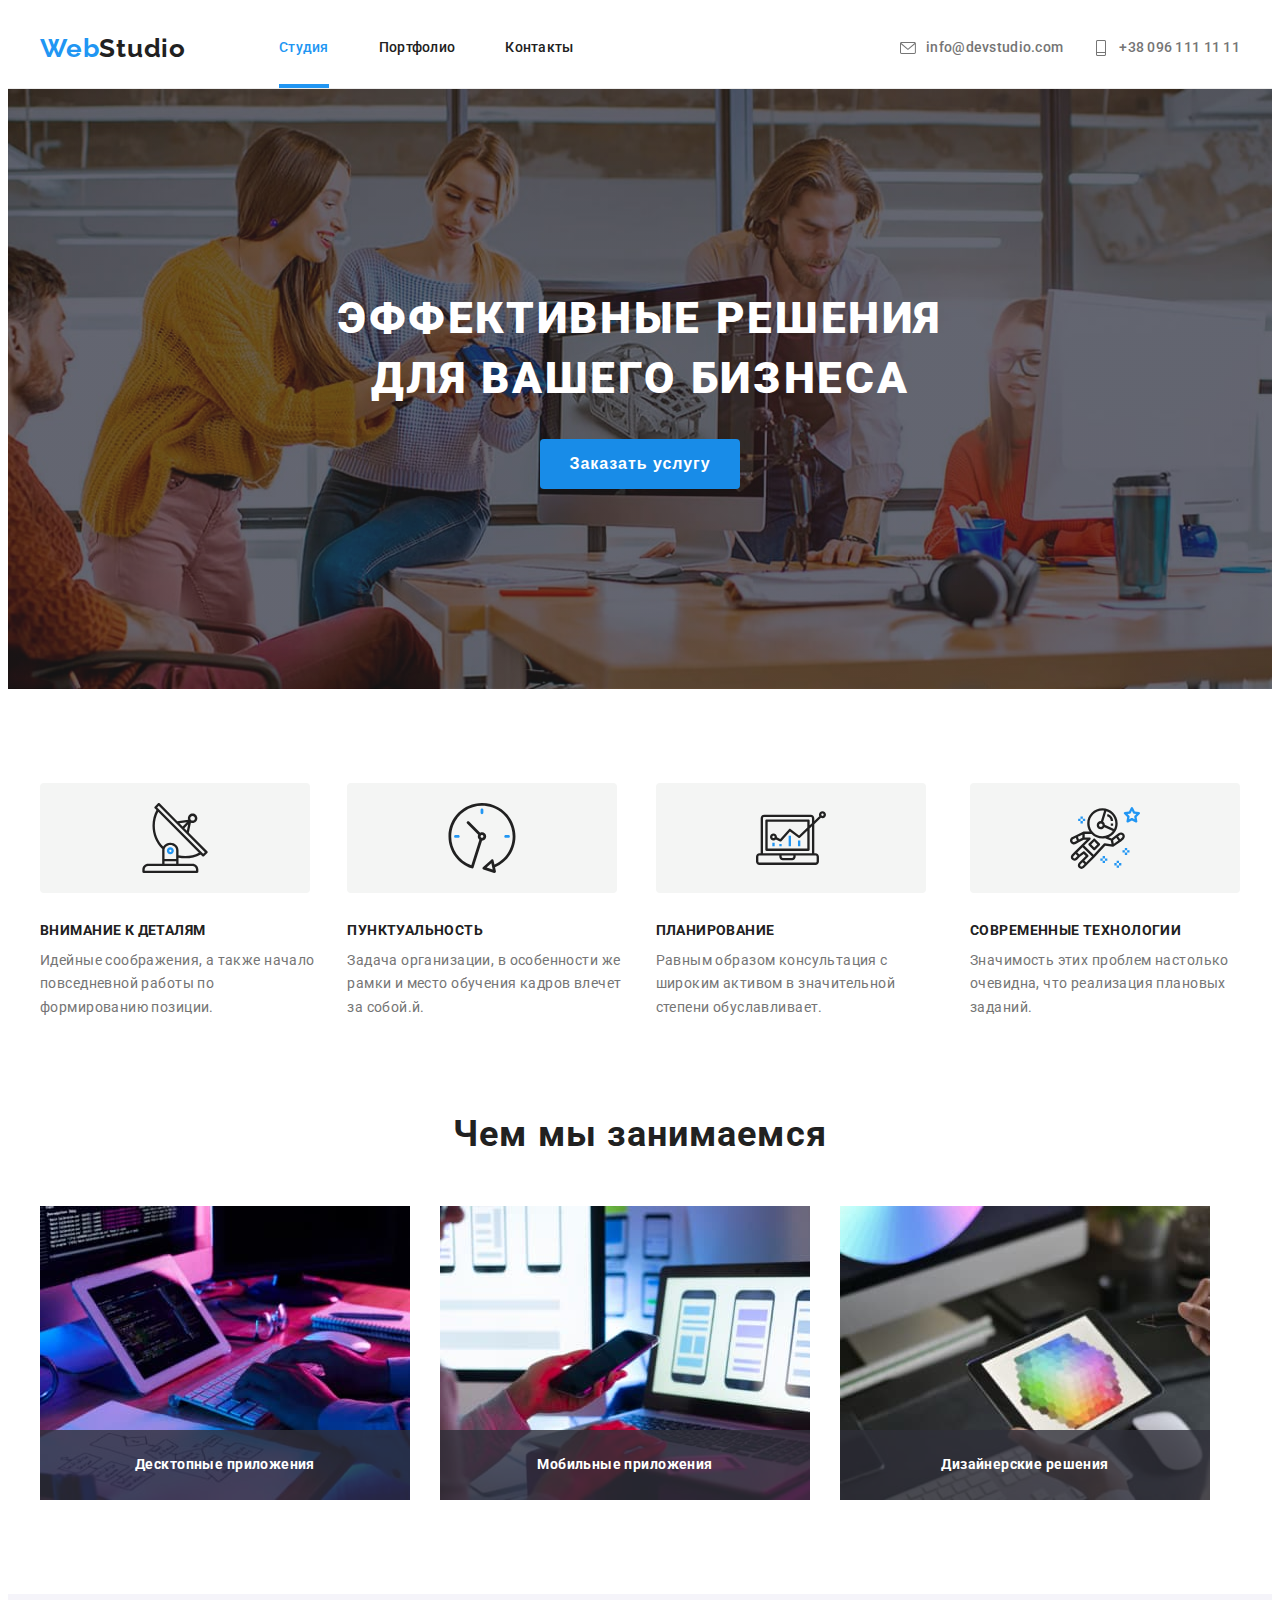
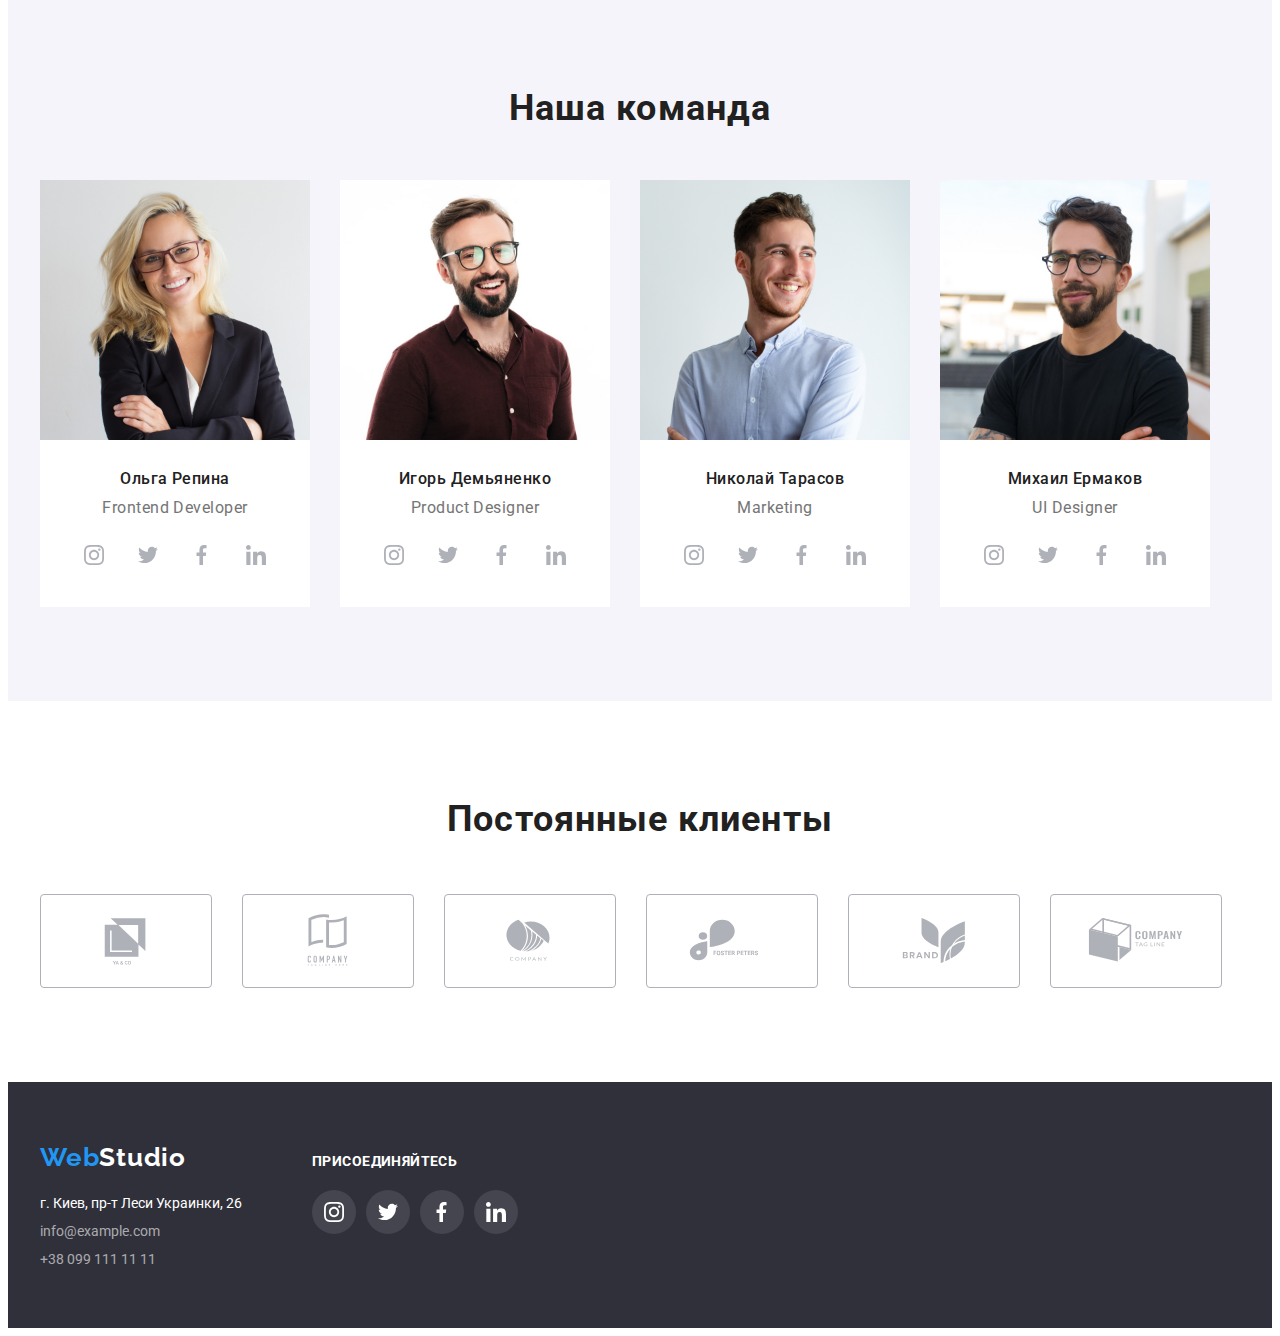
<file: index.html>
<!DOCTYPE html>
<html lang="en">
<head>

    <meta charset="UTF-8">
    <meta http-equiv="X-UA-Compatible" content="IE=edge">
    <meta name="viewport" content="width=device-width, initial-scale=1.0">
    <link rel="preconnect" href="https://fonts.googleapis.com">
<link rel="preconnect" href="https://fonts.gstatic.com" crossorigin>
<link rel="preconnect" href="https://fonts.googleapis.com">
<link rel="preconnect" href="https://fonts.gstatic.com" crossorigin>
<link href="https://fonts.googleapis.com/css2?family=Raleway:wght@700&family=Roboto:wght@400;500;700;900&display=swap" rel="stylesheet">
<link rel="stylesheet" href="https://cdnjs.cloudflare.com/ajax/libs/modern-normalize/1.1.0/modern-normalize.min.css" integrity="sha512-wpPYUAdjBVSE4KJnH1VR1HeZfpl1ub8YT/NKx4PuQ5NmX2tKuGu6U/JRp5y+Y8XG2tV+wKQpNHVUX03MfMFn9Q==" crossorigin="anonymous" referrerpolicy="no-referrer" />   
<link rel="stylesheet" href="./css/styles.css" />
    <title>Document</title>
</head>
<body> 
       <!--header-->
     
        <header class="header">
          <div class=" container main-header">  
          <nav class="header-items">
          
              <a lang="en" class="header-logo link" href="">Web<span class="header-logo-link">Studio</span></a>
          
            <ul class="header-list ">
              <li class="header-item ">
                
                <a href="./index.html" class="header-link current">Студия</a>
              </li>
              <li class="header-item">
                <a  href ="./portfolio.html" class="header-link link ">Портфолио</a>
              </li>
              <li class="header-item">
              
                <a href="" class="header-link link">Контакты</a>
              </li>
             </ul> 
          
          </nav>
        <ul class="contacs">
            <li class="header-contacs">
             
              <a class="mail-link link " href="mailto:info@devstudio.com"> 
                 <svg class=" mail-icon" width="16" height="12">
                <use href="./images/sprite.svg#icon-envelope-1-1"></use> 
              </svg>info@devstudio.com</a>
               </li>
            <li class="header-contacs">
              
                <a class="mail-link link " href="tel:+380961111111"> 
                  <svg class=" phone-icon" width="16" height="16">
                  <use href="./images/sprite.svg#icon-phone"></use>
                </svg>+38 096 111 11 11</a>
             </li>
          </ul>
        </div>
        </header>
     
      <!--HERO-->
     
      <main>
        
        <section class="section-hero">
          <div class="container">
          <h1 class="hero-title">
              Эффективные решения<br />
              для вашего бизнеса
            </h1>
            
            <button class="hero-button" type="button" data-modal-open>Заказать услугу</button>
            
          </div>
        </section>
        
        
        <!--FEATURE-->

        <section class="section">
          <h2 class="visually-hidden" >Галлерея</h2>
          <div class="container">
        <ul class="feature">
          <li class="feature-item">
            <div class="feature-pic">
            <svg  width="70" height="70">
              <use href="./images/sprite.svg#icon-antenna-1-1-1"></use>
            </svg>
          </div>
            <h3 class="feature-title">Внимание к деталям</h3>
          <p class="feature-text">
            Идейные соображения, а также начало повседневной работы по формированию позиции.
          </p>
        </li>
        <li class="feature-item">
          <div class="feature-pic">
            <svg  width="70" height="70">
              <use href="./images/sprite.svg#icon-clock-1-2-1"></use>
            </svg>
          </div>
         
          <h3 class="feature-title">Пунктуальность</h3>
          <p class="feature-text">
            Задача организации, в особенности же рамки и место обучения кадров влечет за собой.й.
          </p>
        </li>
        <li class="feature-item">
          <div class="feature-pic">
            <svg  width="70" height="70">
              <use href="./images/sprite.svg#icon-diagram-1-2-1"></use>
            </svg>
          </div>    
         
          <h3 class="feature-title">Планирование</h3>
          <p class="feature-text">
            Равным образом консультация с широким активом в значительной степени обуславливает.
            
          </p>
        </li> 
        <li class="feature-item">
        <div class="feature-pic">
          <svg  width="70" height="70">
            <use href="./images/sprite.svg#icon-astronaut-1-2-1"></use>
          </svg>
        </div>
         
          <h3 class="feature-title">Современные технологии</h3>
          <p class="feature-text">
            Значимость этих проблем настолько очевидна, что реализация плановых заданий.
          </p>
          </li>
          </ul>
        </div>
         </section >
       
         <!--WORKS-->
        
        
        <section class="section works-section">
          <div class="container">
          <h3 class="works-title">Чем мы занимаемся</h3>
          
          <ul class="works-list">
            <li class="works-item">
             <div class="works-deck">
              <img class="img-works"
                src="./images/portfolio/laptop.jpg"
                alt="Программист пишет текст"
                width="370"
                height="294"
              />
              <h3 class="works-head">Десктопные приложения</h3>
            </div>
            </li>
             
            
            <li class="works-item">
              <div class="works-deck">
              <img class="img-works"
                src="./images/portfolio/smartphone.jpg"
                alt="Установка приложения на телефон"
                width="370"
                height="294"
              />
            <h3 class="works-head">Мобильные приложения</h3>
          </div>
          </li>
           
            <li class="works-item">
              <div class="works-deck">
              <img class="img-works"
                src="./images/portfolio/poketbook.jpg"
                alt="Установка приложения на планшет"
                width="370"
                height="294"
              />
            <h3 class="works-head">Дизайнерские решения</h3>
            </div>
            </li>
          </ul>
        </div>
        </section>
        
        <!--TEAM-->


        <section class="section section-team">
          <div class="container">
           <h2 class="team-title">Наша команда</h2> 
          <ul class="team-items">
            
            <li class="team-img">
              <article class="capd">
                <img src="./images/team/olga_repina.jpg" 
                alt="фото сотрудника"
                width="270"
                height="260"
                />
                <div class="card-thumb">
                  <h2 class="present-team">Ольга Репина</h2>
                  <p class="team-text" lang="en">Frontend Developer</p>
                  <ul class="team-socials list socials-list">
                    <li class="socials-item">
                      <a href="" class="socials-link link">
                        <svg class="socials-icon" width="20" height="20">
                          <use href="./images/sprite.svg#icon-instagram-2-2-1"></use>
                        </svg>
                      </a>
                    </li>
                    <li class="socials-item">
                      <a href="" class="socials-link link">
                       
                        <svg class="socials-icon" width="20" height="20">
                          <use href="./images/sprite.svg#icon-twitter-1-2-1"></use>
                        </svg>
                      </a>
                    </li>

                    <li class="socials-item">
                      <a href="" class="socials-link link">
                       
                        <svg class="socials-icon" width="20" height="20">
                          <use href="./images/sprite.svg#icon-facebook"></use>
                        </svg>
                      </a>
                    </li>

                    <li class="socials-item">
                      <a href="" class="socials-link link">
                       
                        
                        <svg class="socials-icon" width="20" height="20">
                          <use href="./images/sprite.svg#icon-linkedin-1-2-1"></use>
                        </svg>
                      </a>
                    </li>
                   
                  </ul>
            </div>
              
              </article>
            </li>
           <li class="team-img">
            <article class="capd">
              <img
              src="./images/team/igor_demynenko.jpg"
              alt="фото сотрудника"
              width="270"
              height="260"
            />
              <div class="card-thumb">
                <h2 class="present-team">Игорь Демьяненко</h2>
                <p class="team-text" lang="en">Product Designer</p>
                <ul class="team-socials list socials-list">
                  <li class="socials-item">
                    <a href="" class="socials-link link">
                      <svg class="socials-icon" width="20" height="20">
                        <use href="./images/sprite.svg#icon-instagram-2-2-1"></use>
                      </svg>
                    </a>
                  </li>
                  <li class="socials-item">
                    <a href="" class="socials-link link">
                     
                      <svg class="socials-icon" width="20" height="20">
                        <use href="./images/sprite.svg#icon-twitter-1-2-1"></use>
                      </svg>
                    </a>
                  </li>

                  <li class="socials-item">
                    <a href="" class="socials-link link">
                     
                      <svg class="socials-icon" width="20" height="20">
                        <use href="./images/sprite.svg#icon-facebook"></use>
                      </svg>
                    </a>
                  </li>

                  <li class="socials-item">
                    <a href="" class="socials-link link">
                     
                   
                      <svg class="socials-icon" width="20" height="20">
                        <use href="./images/sprite.svg#icon-linkedin-1-2-1"></use>
                      </svg>
                    </a>
                  </li>
                 
                </ul>
              </div>
           
          </article>
          </li>
            <li class="team-img">
              <article class="capd">
                <img
                src="./images/team/nic_tarasov.jpg"
                alt="фото сотрудника"
                width="270"
                height="260"
              />
                <div class="card-thumb">
                  <h2 class="present-team">Николай Тарасов</h2>
                  <p class="team-text" lang="en">Marketing</p>
                  <ul class="team-socials list socials-list">
                    <li class="socials-item">
                      <a href="" class="socials-link link">
                        <svg class="socials-icon" width="20" height="20">
                          <use href="./images/sprite.svg#icon-instagram-2-2-1"></use>
                        </svg>
                      </a>
                    </li>
                    <li class="socials-item">
                      <a href="" class="socials-link link">
                       
                        <svg class="socials-icon" width="20" height="20">
                          <use href="./images/sprite.svg#icon-twitter-1-2-1"></use>
                        </svg>
                      </a>
                    </li>

                    <li class="socials-item">
                      <a href="" class="socials-link link">
                       
                        <svg class="socials-icon" width="20" height="20">
                          <use href="./images/sprite.svg#icon-facebook"></use>
                        </svg>
                      </a>
                    </li>

                    <li class="socials-item">
                      <a href="" class="socials-link link">
                       
                       
                        <svg class="socials-icon" width="20" height="20">
                          <use href="./images/sprite.svg#icon-linkedin-1-2-1"></use>
                        </svg>
                      </a>
                    </li>
                   
                  </ul>
                </div>
            
            
          </article>
          </li>
            <li class="team-img">
              <article class="capd">
                <img
                src="./images/team/mich_ermakov.jpg"
                alt="фото сотрудника"
                width="270"
                height="260"
              />
                <div class="card-thumb">
                  <h2 class="present-team">Михаил Ермаков</h2>
                  <p class="team-text" lang="en">UI Designer</p>
                  <ul class="team-socials list socials-list">
                    <li class="socials-item">
                      <a href="" class="socials-link link">
                        <svg class="socials-icon" width="20" height="20">
                          <use href="./images/sprite.svg#icon-instagram-2-2-1"></use>
                        </svg>
                      </a>
                    </li>
                    <li class="socials-item">
                      <a href="" class="socials-link link">
                        
                        <svg class="socials-icon" width="20" height="20">
                          <use href="./images/sprite.svg#icon-twitter-1-2-1"></use>
                        </svg>
                      </a>
                    </li>

                    <li class="socials-item">
                      <a href="" class="socials-link link">
                       
                        <svg class="socials-icon" width="20" height="20">
                          <use href="./images/sprite.svg#icon-facebook"></use>
                        </svg>
                      </a>
                    </li>

                    <li class="socials-item">
                      <a href="" class="socials-link link">
                       
                        
                        <svg class="socials-icon" width="20" height="20">
                          <use href="./images/sprite.svg#icon-linkedin-1-2-1"></use>
                        </svg>
                      </a>
                    </li>
                   
                  </ul>
                </div>
           
          </article>
          </li>
          </ul>

        </div>
        </section>
    
        <!--PERFOMANCE  -->
        <section class="section">
         <div class="container">
          <h3 class="perfomance-title">Постоянные клиенты</h3>
         <ul class="perfomance-items">
          <li class="perfomance-list">
            <a class="perfomance-link" href="">
              <svg class="perfomance-icon" width="106" height="60">
                <use href="./images/sprite.svg#icon-yako"></use>
              </svg> 
            </a>
          </li>
                      
          <li class="perfomance-list">
            
            <a class="perfomance-link" href="">
              <svg class="perfomance-icon" width="106" height="60">
                <use href="./images/sprite.svg#icon-company2"></use>
              </svg>
            </a>
            
          </li>
          <li class="perfomance-list" >
            <a class="perfomance-link" href="">
              <svg class="perfomance-icon" width="106" height="60">
                <use href="./images/sprite.svg#icon-company3"></use>
              </svg>
            </a>
            
          </li>
          <li class="perfomance-list">
            <a class="perfomance-link" href="">
              <svg class="perfomance-icon" width="106" height="60">
                <use href="./images/sprite.svg#icon-foster-1"></use>
              </svg>
            </a>
           
          </li>
          <li class="perfomance-list">        
            
            <a class="perfomance-link" href="">
              <svg class="perfomance-icon" width="106" height="60">
                <use href="./images/sprite.svg#icon-brand-1"></use>
              </svg> 
            </a>
           
          </li>
          <li class="perfomance-list">
            <a class="perfomance-link" href="">
              <svg class="perfomance-icon" width="106" height="60">
                <use href="./images/sprite.svg#icon-compahy-tag"></use>
              </svg>
            </a>
           
          </li>
        </ul>
      </div>
        </section>
      </main>
      
    <!--footer-->
         
        <footer class="footer">
          <div class=" container footer-content">
          <div>
            <div class="logo-studio">
          <a lang="en" class="footer-logo link " href="">Web<span class="footer-logo-link">Studio</span></a>
         </div>
         <address>
          <ul class="footer-list">
            <li class="footer-item">
               <a class="footer-link-adress" href="https://goo.gl/maps/Fyau3RTndr1kcrQs9"  target="_blank" rel ="noopener noreferren">г. Киев, пр-т Леси Украинки, 26</a>
             </li>
             <li class="footer-item">
               <a  class="footer-link link" href="mailto:info@example.com">info@example.com</a>
             </li>
             <li class="footer-item">
               <a class="footer-link link"  href="tel:+380991111111">+38 099 111 11 11</a>
             </li>
           </ul>
          </address>
          </div>
           
          <!-- FOOTER-SOCIALS -->
         <div class="socials-footer">
           <h3 class="socials-title">присоединяйтесь</h3>
         
           <ul class="footer-socials list socials-list">
              <li class="social-item">
              <a href="" class="social-link link">
                <svg class="social-icon" width="20" height="20">
                  <use href="./images/sprite.svg#icon-instagram-2-2-1"></use>
                </svg>
              </a>
            </li>
            <li class="social-item">
              <a href="" class="social-link link">
               
                <svg class="social-icon" width="20" height="20">
                  <use href="./images/sprite.svg#icon-twitter-1-2-1"></use>
                </svg>
              </a>
            </li>

            <li class="social-item">
              <a href="" class="social-link link">
               
                <svg class="social-icon" width="20" height="20">
                  <use href="./images/sprite.svg#icon-facebook"></use>
                </svg>
              </a>
            </li>

            <li class="social-item">
              <a href="" class="social-link link">
               
                
                <svg class="social-icon" width="20" height="20">
                  <use href="./images/sprite.svg#icon-linkedin-1-2-1"></use>
                </svg>
              </a>
            </li>
           
          </ul>
         </div>
        </div>
        </div>
       </footer>
       <div class="backdrop is-hidden"data-modal >
        <div class="modal">
          
          <button class="button-open" type="button"  data-modal-close>
            <svg class="modal-icon">
              <use href="./images/sprite.svg#icon-Vector-close"></use>
            </svg>
          </button>
        </div>
      
      
   <script src="./js/modal.js"></script>   
</body>
</html>''
</file>
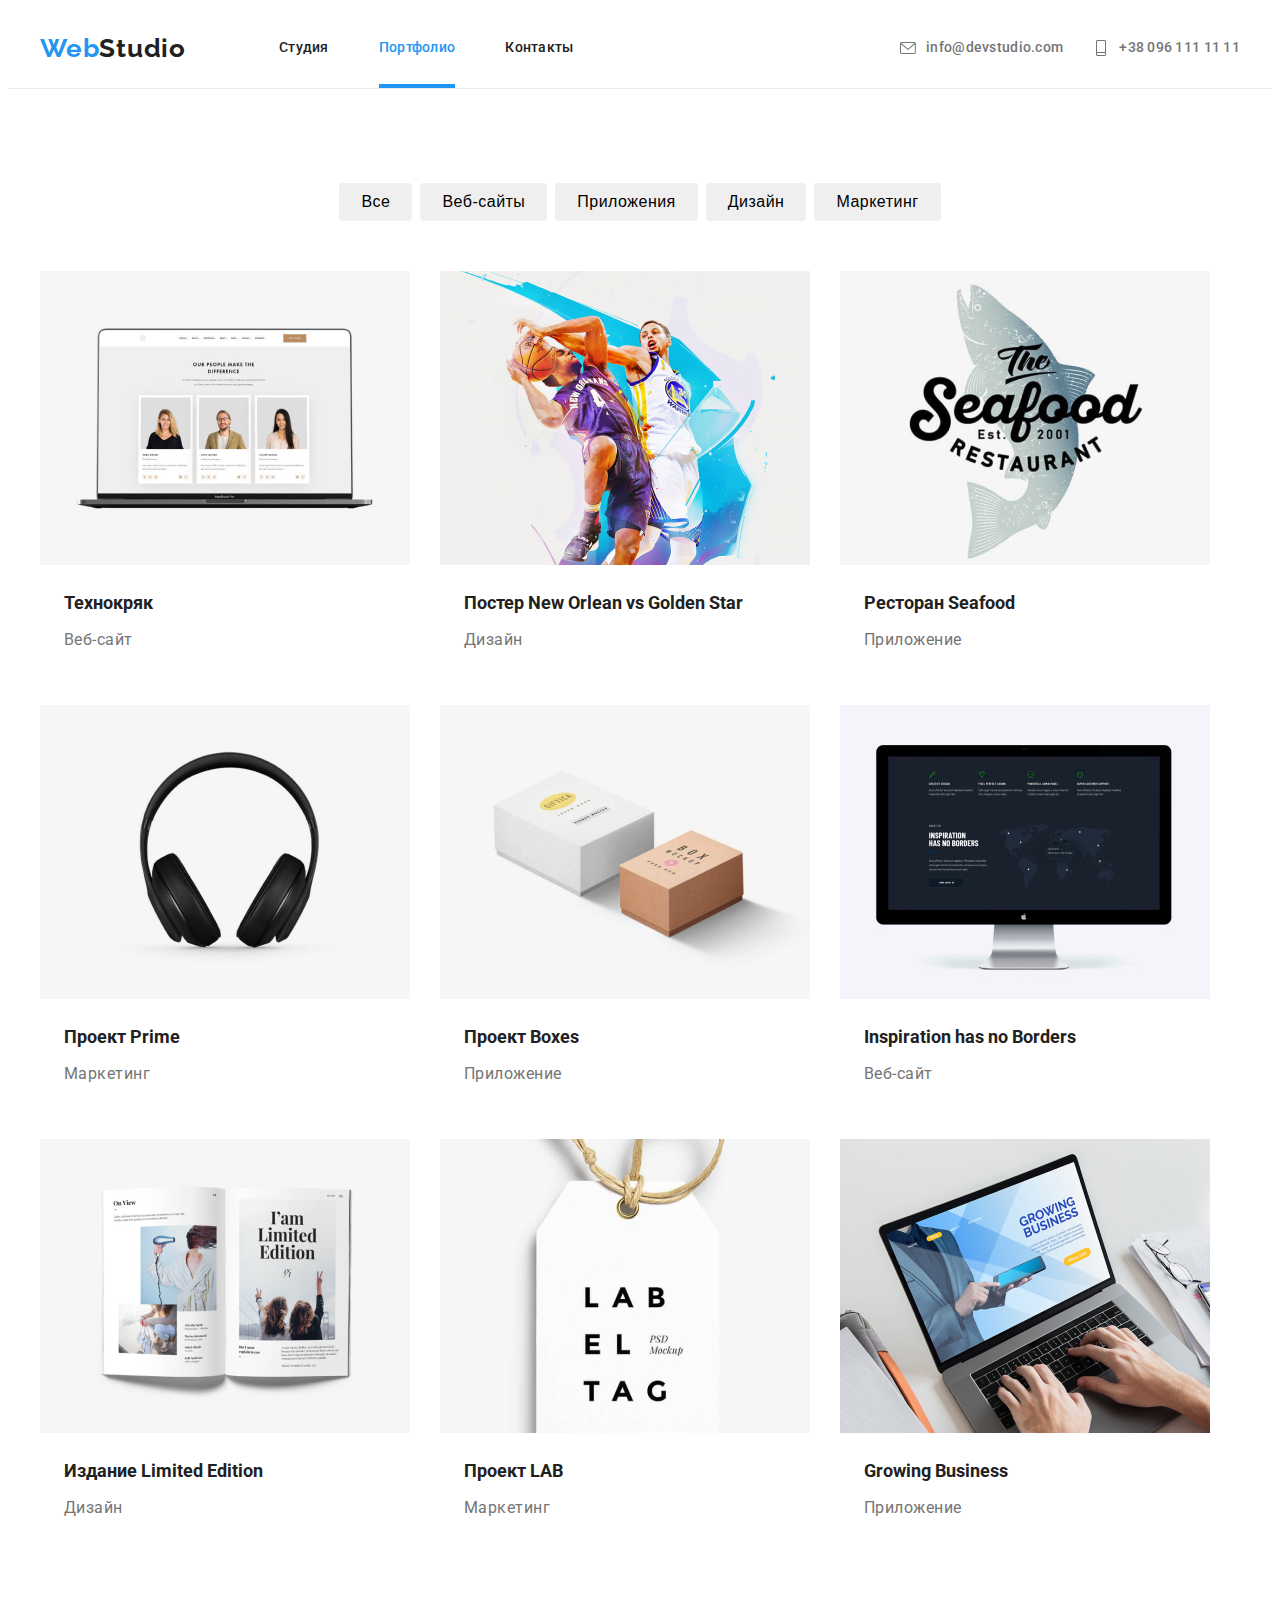
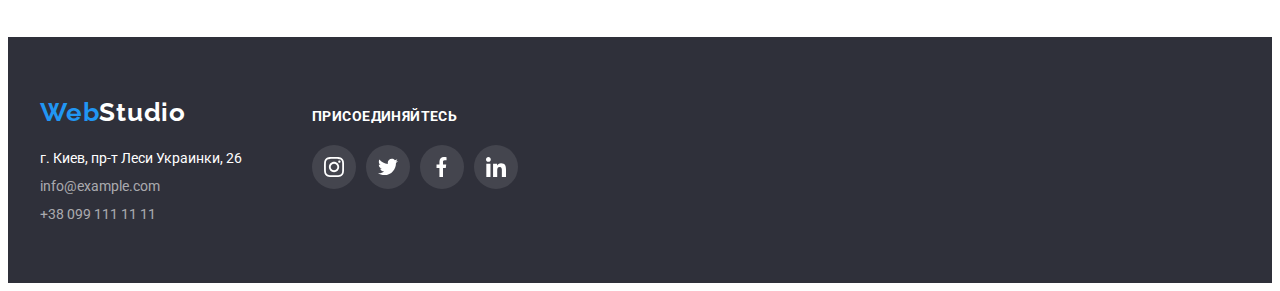
<file: portfolio.html>
<!DOCTYPE html>
<html lang="en">
<head>

    <meta charset="UTF-8">
    <meta http-equiv="X-UA-Compatible" content="IE=edge">
    <meta name="viewport" content="width=device-width, initial-scale=1.0">
    <link rel="preconnect" href="https://fonts.googleapis.com">
<link rel="preconnect" href="https://fonts.gstatic.com" crossorigin>
<link rel="preconnect" href="https://fonts.googleapis.com">
<link rel="preconnect" href="https://fonts.gstatic.com" crossorigin>
<link href="https://fonts.googleapis.com/css2?family=Raleway:wght@700&family=Roboto:wght@400;500;700;900&display=swap" rel="stylesheet">
<link rel="stylesheet" href="https://cdnjs.cloudflare.com/ajax/libs/modern-normalize/1.1.0/modern-normalize.min.css" integrity="sha512-wpPYUAdjBVSE4KJnH1VR1HeZfpl1ub8YT/NKx4PuQ5NmX2tKuGu6U/JRp5y+Y8XG2tV+wKQpNHVUX03MfMFn9Q==" crossorigin="anonymous" referrerpolicy="no-referrer" />   
<link rel="stylesheet" href="./css/styles.css" />
    <title>Document</title>
</head>
<body> 
       <!--header-->
       
       

       <header class="header">
        <div class=" container main-header">  
        <nav class="header-items">
        
            <a lang="en" class="header-logo link" href="">Web<span class="header-logo-link">Studio</span></a>
        
          <ul class="header-list ">
            <li class="header-item">
              <!-- Удалил link не работает подсветка ховера и карент -->
              <a href="./index.html" class="header-link ">Студия</a>
            </li>
            <li class="header-item">
              <a href="./portfolio.html" class="header-link current">Портфолио</a>
            </li>
            <li class="header-item">
            
              <a href="" class="header-link link">Контакты</a>
            </li>
           </ul> 
        
        </nav>
      <ul class="contacs">
          <li class="header-contacs">
           
            <a class="mail-link link" href="mailto:info@devstudio.com"> 
               <svg class=" mail-icon" width="16" height="12">
              <use href="./images/sprite.svg#icon-envelope-1-1"></use> 
            </svg>info@devstudio.com</a>
             </li>
          <li class="header-contacs">
            
              <a class="mail-link link" href="tel:+380961111111"> 
                <svg class=" phone-icon" width="16" height="16">
                <use href="./images/sprite.svg#icon-phone"></use>
              </svg>+38 096 111 11 11</a>
           </li>
        </ul>
      </div>
      </header>
     
        
       
       
       <!-- PORTFOLIO -->
        
        
       <main>
        <section class="section">
          <div class="container">
      
          <h1 class="visually-hidden">Портфолио</h1>

          <ul class="filter-list">
            <li class="filter-item"><button class="filter-button " type="button">Все</button></li>
            <li class="filter-item"><button class="filter-button " type="button">Веб-сайты</button></li>
            <li class="filter-item"><button class="filter-button " type="button">Приложения</button></li>
            <li class="filter-item"><button class="filter-button " type="button">Дизайн</button></li> 
            <li class="filter-item"><button class="filter-button " type="button">Маркетинг</button></li> 
          </ul> 

          
         <!-- <div class="container"></div> -->
          <ul class="portfolio">
            
            <li class="portfolio-items">
              <article class="cards">
                <a class="portfolio-link link" href="">
                  <div class="cards-thumb">
                    <img src="./images/picture/team.jpg" width="370"  alt="Команда разработчиков">
                    <p class="portfolio-desc">Технокряк это современная площадка распространения коронавируса. Компании используют эту платформу для цифрового шпионажа и атак на защищённые сервера конкурентов.</p>
                  </div>
                    <div class="portfolio-content">
                     <h2 class="portfolio-title">Технокряк</h2>
                     <p class="portfolio-text">Веб-сайт</p>
                    </div>
                </a>
              </article>
            </li>
            
           
           
            
            <li class="portfolio-items">
              <article class="cards">
                <a class="portfolio-link link" href="">
                  <div class="cards-thumb">  
                    <img src="./images/picture/bascketbols.jpg" width="370" alt="Баскетболисты">
                    <p class="portfolio-desc">Технокряк это современная площадка распространения коронавируса. Компании используют эту платформу для цифрового шпионажа и атак на защищённые сервера конкурентов.</p>
                  </div>
                  <div class="portfolio-content">
                    <h2 class="portfolio-title" lang="en" >Постер New Orlean vs Golden Star</h2>
                     <p class="portfolio-text">Дизайн</p>
                    </div>
                </a>
            
            </article>
            </li>
            
            <li class="portfolio-items ">
              <article class="cards">
                <a class="portfolio-link link" href="">
                  <div class="cards-thumb">
                    <img src="./images/picture/seafood.jpg" width="370" alt="Логотип ресторана">
                    <p class="portfolio-desc">Технокряк это современная площадка распространения коронавируса. Компании используют эту платформу для цифрового шпионажа и атак на защищённые сервера конкурентов.</p>
                  </div>
                  <div class="portfolio-content">
                  <h2  class="portfolio-title" lang="en" >Ресторан Seafood</h2>
                 <p class="portfolio-text">Приложение</p>
                </div>
                </a>
               
            </article>
            </li>
           
            <li class="portfolio-items">
              <article class="cards">
                <a class="portfolio-link link" href="">
                  <div class="cards-thumb">
                    <img src="./images/picture/headphones.jpg" width="370" alt="Наушники">
                    <p class="portfolio-desc">Технокряк это современная площадка распространения коронавируса. Компании используют эту платформу для цифрового шпионажа и атак на защищённые сервера конкурентов.</p>
                  </div>
                  <div class="portfolio-content">
                  <h2 class="portfolio-title" lang="en" >Проект Prime</h2>
                 <p class="portfolio-text">Маркетинг</p>
                </div>
                </a>
               
          </article>
          </li>
            
            <li class="portfolio-items">
              <article class="cards">
                <a class="portfolio-link link" href="">
                  <div class="cards-thumb">
                    <img src="./images/picture/boxes.jpg" width="370" alt="Боксы">
                    <p class="portfolio-desc">Технокряк это современная площадка распространения коронавируса. Компании используют эту платформу для цифрового шпионажа и атак на защищённые сервера конкурентов.</p>
                  </div>
                  <div class="portfolio-content">
                  <h2 class="portfolio-title" lang="en" >Проект Boxes</h2>
                 <p class="portfolio-text" >Приложение</p>
                </div>
                </a>
                
          </article>
          </li>
            
            <li class="portfolio-items">
              <article class="cards">
                <a class="portfolio-link link" href="">
                  <div class="cards-thumb">
                    <img src="./images/picture/monitor.jpg" width="370" alt="Монитор">
                    <p class="portfolio-desc">Технокряк это современная площадка распространения коронавируса. Компании используют эту платформу для цифрового шпионажа и атак на защищённые сервера конкурентов.</p>
                  </div>
                  <div class="portfolio-content"> 
                  <h2 class="portfolio-title" lang="en">Inspiration has no Borders</h2>
                   <p class="portfolio-text">Веб-сайт</p>
                  </div> 
                </a>
             
          </article>
          </li>
            
            <li class="portfolio-items">
              <article class="cards">
                <a class="portfolio-link link" href="">
                  <div class="cards-thumb">
                    <img src="./images/picture/magazine.jpg" width="370" alt="Постер">
                    <p class="portfolio-desc">Технокряк это современная площадка распространения коронавируса. Компании используют эту платформу для цифрового шпионажа и атак на защищённые сервера конкурентов.</p>
                  </div>
                    <div class="portfolio-content">
                    <h2 class="portfolio-title" lang="en">Издание Limited Edition</h2>
                   <p class="portfolio-text">Дизайн</p>
                  </div>
                </a>
                
          </article>
          </li>
            
            <li class="portfolio-items">
              <article class="cards">
                <a class="portfolio-link link" href="">
                  <div class="cards-thumb">
                    <img src="./images/picture/label.jpg" width="370" alt="Ярлык">
                    <p class="portfolio-desc">Технокряк это современная площадка распространения коронавируса. Компании используют эту платформу для цифрового шпионажа и атак на защищённые сервера конкурентов.</p>
                  </div>
                     <div class="portfolio-content">
                     <h2 class="portfolio-title" lang="en" >Проект LAB</h2>
                   <p class="portfolio-text">Маркетинг</p>
                  </div>
                </a>
                
             </article>
            </li>
           
            <li class="portfolio-items">
              <article class="cards">
                <a class="portfolio-link link" href="">
                  <div class="cards-thumb">
                    <img src="./images/picture/laptop2.jpg" width="370" alt="ноутбук">
                    <p class="portfolio-desc">Технокряк это современная площадка распространения коронавируса. Компании используют эту платформу для цифрового шпионажа и атак на защищённые сервера конкурентов.</p>
                  </div>
                    <div class="portfolio-content">
                    <h2 class="portfolio-title" lang="en">Growing Business</h2>
                   <p class="portfolio-text">Приложение</p>
                  </div>
                </a>
                
          </article>
            </li>
          </ul>
        <!-- </div> -->
        </div> 
        </section>
      </main>
      
        <!--footer-->
       
        <footer class="footer">
          <div class="container">
         <div class="footer-content">
            <div> 
          <div class="logo-studio">
          <a lang="en" class="footer-logo link " href="">Web<span class="footer-logo-link">Studio</span></a>
         </div>
         <address>
          <ul class="footer-list">
            <li class="footer-item">
               <a class="footer-link-adress" href="https://goo.gl/maps/Fyau3RTndr1kcrQs9"  target="_blank" rel ="noopener noreferren">г. Киев, пр-т Леси Украинки, 26</a>
             </li>
             <li class="footer-item">
               <a  class="footer-link link" href="mailto:info@example.com">info@example.com</a>
             </li>
             <li class="footer-item">
               <a class="footer-link link"  href="tel:+380991111111">+38 099 111 11 11</a>
             </li>
           </ul>
          </address>
          </div>
           
          <!-- FOOTER-SOCIALS -->
         <div class="socials-footer">
           <h3 class="socials-title">присоединяйтесь</h3>
         
           <ul class="footer-socials list socials-list">
              <li class="social-item">
              <a href="" class="social-link link">
                <svg class="social-icon" width="20" height="20">
                  <use href="./images/sprite.svg#icon-instagram-2-2-1"></use>
                </svg>
              </a>
            </li>
            <li class="social-item">
              <a href="" class="social-link link">
               
                <svg class="social-icon" width="20" height="20">
                  <use href="./images/sprite.svg#icon-twitter-1-2-1"></use>
                </svg>
              </a>
            </li>

            <li class="social-item">
              <a href="" class="social-link link">
               
                <svg class="social-icon" width="20" height="20">
                  <use href="./images/sprite.svg#icon-facebook"></use>
                </svg>
              </a>
            </li>

            <li class="social-item">
              <a href="" class="social-link link">
               
                
                <svg class="social-icon" width="20" height="20">
                  <use href="./images/sprite.svg#icon-linkedin-1-2-1"></use>
                </svg>
              </a>
            </li>
           
          </ul>
         </div>
        </div>
        </div>
       </footer>
     
      
</body>
</html>
</file>
<file: css/styles.css>
:root{
  /* --primary-text-color:rgba 0,0,0,0.8; */
  --title-text-color:#212121;
  --accent-color: #2196F3;
  --secondary-color: #757575;
  
  --primary-white-color:#FFFFFF;
  --timing-function: cubic-bezier(0.4, 0, 0.2, 1) ;

}



body{
 
  background-color:#FFFFFF;
  color:var(--title-text-color);
  font-family: Roboto, sans-serif;
  
}

a{
  text-decoration: none; 
}
li{
  list-style: none;       
}
h1,
h2,
h3,
h4,
h5,
h6,
p{
  margin-top: 0;
  margin-bottom: 0
}
ul{
list-style: none;   
margin-top: 0;
  margin-bottom: 0;
  padding-left: 0;         
  }
   img{ 
      display: block;
     max-width: 100%;
      height: auto;
    }


.section{
    /* padding-top: 0; */
    padding-top: 94px;
    padding-bottom: 94px;
   
} 
.header{
 border-bottom: 1px solid #ECECEC;
}  

.container{ 
 width: 1200px;
padding-left: 15px;  
padding-right: 15px; 
margin-left: auto;
margin-right: auto;
 
}

.header-logo{
display: flex;

color: var(--accent-color);
font-family: Raleway, sans-serif;
font-size: 26px;
font-weight: 700;
line-height: 1.19;
letter-spacing: 0.03em;
margin-right: 93px;

}

.header-logo-link{
      color: var(--title-text-color) 
      
  }
   .header-items{ 
      display: flex;
      align-items:center;
  }
   .header-list{ 
      display:flex; 
        } 
     
  
   .header-item:not(:last-child){
 margin-right: 50px;
  }   
    
  .header-item{
          display:flex;
          align-items: center;
          font-size: 14px;
          font-weight: 500;
          line-height: 1.17;
          letter-spacing: 0.03em;
          text-align: left;
      }    
    
      .current::after{
       content: '';
       position: absolute;
       left: 0;
       bottom: 0;
       display: block;
       width: 100%;
       height: 4px;
       background-color: var(--accent-color);
      
      }

       .header-link  {
          position: relative;
          padding-top: 32px;
          padding-bottom: 32px;
          font-weight: 500;
          font-size: 14px;
          line-height: 1.14;
          letter-spacing: 0.02em;
          color: var(--title-text-color);
          transition:color 250ms var(--timing-function);
         }
         .current{
          color: var(--accent-color);
           }
 
         .header-link:hover,
          .header-link:focus{  
           color: var(--accent-color);
  }
 
  .main-header{
      display: flex;
      align-items: center;
  }
  
/* .contacs{  */
 
.mail-link{
    display: flex;
    align-items:center;
    font-size: 14px;
    font-weight: 500;
    line-height: 1.14;
    letter-spacing: 0.02em;
      color: var(--secondary-color);
      padding-top: 32px;
      padding-bottom: 32px;
      transition:color 250ms var(--timing-function);
    }
  .header-contacs .link:hover,
  .header-contacs .link:focus{
 color: var( --accent-color);
   }
 .contacs {
 margin-left: auto; 
  display: flex;
}
 .header-contacs{
  display: flex;
  align-items:center;
}
.header-contacs:not(:last-child){
margin-right:30px;
}
.mail-icon{
 margin-right: 10px;
 fill: currentColor;
}
.phone-icon{
   margin-right: 10px;
   fill: currentColor;
}

 /* PORTFOLIO */
   .filter-list{
     margin-bottom: 50px;
     justify-content: center; 
      display: flex;
      color:var(title-text-color); 
    }
   
       .filter-item:not(:last-child){
        margin-right: 8px; 
       }
     
        .filter-button{
        border:transparent;
        cursor:pointer;
        font-size: 16px;
        font-weight: 500;
        line-height: 1.62;
        letter-spacing: 0.03em;
         min-width: 73px;
         padding: 6px 22px 6px 22px;
         border-radius: 4px;
         transition:color 250ms var(--timing-function),background-color 250ms var(--timing-function),box-shadow 250ms var(--timing-function);
     }
      
        .filter-button:hover,
     .filter-button:focus{
       background-color: var(--accent-color);
       color: var(--primary-white-color);
       box-shadow:0px 3px 1px rgba(0,0,0,0.1), 0px 1px 2px rgba(0,0,0,0.08),
       0px 2px 2px rgba(0,0,0,0.12);
       border-radius:4px
      }
      
       .portfolio {                
          margin-left:-30px;
         margin-top: -30px; 
         display: flex;
         flex-wrap: wrap;
          }
          
        .portfolio-items{
          
            flex-basis:calc(100% / 3 -30px);
            margin-left:30px;
            margin-top: 30px;  
          } 
           .portfolio-link{
             display: block;
             text-decoration: none;
           }
           .portfolio-link:hover,
           .portfolio-link:focus{
             box-shadow:0px 1px 1px rgba(0,0,0,0.12), 0px 4px 4px rgba(0,0,0,0.06),
             1px 4px 6px rgba(0,0,0,0.16)
          }
        .portfolio-desc{
          position: absolute;
          top: 0;
          left: 0;
          height: 100%;
         padding: 63px 24px ;
          font-size: 18px;
         line-height: 1.55;
          letter-spacing: 0.03em;
          justify-content: center;
         color: var(--primary-white-color);
          background-color: rgba(33,159,243,0.9);
          overflow: hidden;
          transform: translateY(100%);
          transition: transform 250ms var(--timing-function);
        }
           .portfolio-items:hover .portfolio-desc,
           .portfolio-items:focus .portfolio-desc{
          transform: translateY(0%);
        }
        
        .cards:hover .portfolio-link,
        .cards:focus .portfolio-link{
            color:rgba(47, 48, 50, 0.4),rgba(47, 48, 50, 0.4) ;
          }
          .cards-thumb{
            position: relative;
            overflow: hidden;
          }
       
         .portfolio-title{
          color: var(--title-text-color) ;
           font-weight: 700;
           font-size:18px; 
           line-height:2.0;
           letter-spacing: 0.06;
         
          
         } 
        .portfolio-text{
         margin-top: 4px;
          color: var( --secondary-color);
          font-size: 16px;
          line-height:1.87 ;
          letter-spacing: 0.03em;
      }  
      
      /* CARDS         */
      
      .portfolio-content{
       padding:20px 24px 20px 24px;

      }
  
      /*FOOTER   */
      
      .footer{ 
          background-color: #2F303A;
          padding-top: 60px;
          padding-bottom: 60px;  
        }
       
      .footer-content{
        display: flex;
        align-items:baseline;
      }
     
      .footer-logo{
      display: block;
      margin-bottom: 20px;  
      font-family: Raleway,sans-serif;
      font-size: 26px;
     font-weight: 700;
      line-height: 1.19;
      letter-spacing: 0.03em;
      color: var(--accent-color);
      }
     
          .footer-logo-link{
      
      color: var(--primary-white-color);
      }
      .footer-link-adress{
        color: var(--primary-white-color); 
        font-size: 14px;
        line-height: 1.17; 
        font-style: normal; 
        transition:color 250ms var(--timing-function);
      }
    
     
       .footer-item .link{ 
        
        color: rgba(255, 255, 255, 0.6); 
          font-size: 14px;
          line-height: 1.17; 
          font-style: normal;  
      }
      .footer-item:not(:last-child){
        margin-bottom: 9px;
      }
      
      .footer-link:hover,
      .footer-link:focus{
      color: var(--accent-color);
      }    
      
      .footer-link-adress:hover,
      .footer-link-adress:focus{
      color: var(--accent-color);
      }    
      .footer-link{
       transition: color 250ms var(--timing-function);
      }
       
      /* FOOTER-SOCIALS */
      
   .socials-footer{
     margin-left: 70px;
   
    }
     .socials-title{
       text-transform:uppercase; 
      margin-bottom: 20px;
      font-size: 14px;
      font-weight: bold;
      line-height: 1.14;
      letter-spacing: 0.03em;
      text-align: left;
      color: var(--primary-white-color);
      
      } 
    
       .social-item:not(:last-child){
        margin-right: 10px;
       }
       .social-link{
         width: 44px;
         height: 44px;
         display: flex;
         align-items:center;
         justify-content:center;
          border-radius:50% ; 
          background-color: rgba(255, 255, 255, 0.1);
          transition: background-color 250ms var(--timing-function);
       }
       .social-link:hover,
       .social-link:focus{
        background-color: var(--accent-color);
       }
       .social-icon{
         fill: #FFFFFF;
       }

       /* HERO */
     
       .section-hero{
      background-color:#2F303A ;
      padding-top: 200px; 
      padding-bottom: 200px;
      background-image:linear-gradient(rgba(47, 48, 50, 0.4),rgba(47, 48, 50, 0.4)) 
      ,url(../images/team/hero-team.jpg); 
      background-repeat: no-repeat;
      background-position: center;
      background-size: cover;
     }
       .hero-title{
      font-size: 44px;
      font-weight: 900;
      line-height:1.36;
      letter-spacing: 0.06em;
      text-align: center;
      color: var(--primary-white-color);
      text-transform: uppercase;
      margin-bottom: 30px;
       
      }

     .hero-button:hover,   
     .hero-button:focus{
      background-color: var(--accent-color);
     }
     .hero-button{
      display: block;

      cursor: pointer;
      width: 200px;
      height: 50px;
      border-radius:4px;
      border:transparent;
      font-size: 16px;
      font-weight: 700;
      line-height: 1.85;
      letter-spacing: 0.06em;
      text-align: center;
      background-color:#188CE8;
      color: var(--primary-white-color);
      margin-left: auto;
      margin-right: auto;
      transition: backgroud-color 250ms var(--timing-function);
      }
       /* FEATURE */
     
      .feature{
        display: flex;
      }
      .feature-pic{
      display: flex;
      justify-content: center;
      align-items:center;
      margin-bottom: 30px;
      width:270px ;
      height: 110px;
      background-color: #f4f5f4;
       border-radius: 4px;
    }

   .feature-item:not(:last-child){
         margin-right: 30px; 
       
     }
    
     .visually-hidden {
      position: absolute;
      clip: rect(0 0 0 0);
      width: 1px;
      height: 1px;
      margin: -1px;
    }
   .visually-hidden {
    display: flex;
    align-items: flex-end;
   }
      
    .feature-title{
     color: var(title-text-color);
      font-size: 14px;
      font-weight: 700;
      line-height: 1.14;
      letter-spacing: 0.03em;
      text-transform: uppercase;
      margin-bottom: 10px;
      }
    
      .feature-text{
      color: var(--secondary-color);
      font-size: 14px;
      line-height: 1.7;
      letter-spacing: 0.03em;
       }
     
      /* WORKS */
          .works-section{
            padding-top: 0;
          }
          .works-title{
          
          margin-bottom: 50px; 
          font-size: 36px;    
          font-weight: 700;
          line-height: 1.16;
          letter-spacing: 0.03em;
          text-align: center; 
          color: var(--title-text-color);   
      }
      .works-head{
       width: 100%;
       height: 70px;
       position: absolute;
       display: flex;
       align-items: center;
       justify-content: center;
       bottom: 0;
       font-size: 14px;
        font-weight: 700;
        line-height: 1.14;
        letter-spacing: 0.03em;
        text-align: center;

      background-color: rgba(47,48,58,0.8); 
      color: var(--primary-white-color);
      }
      .works-deck{
        position: relative;
        }
     
      .works-list{
       display: flex;
       }
    
      .works-item{
       width: 370px;
      }
       .works-item:not(:last-child){ 
          margin-right: 30px;
      }

          /* TEAM */
          .section-team{
          background-color: #F5F4FA;
          }
            .team-title{ 
             margin-bottom: 50px;
              font-size: 36px;
              font-weight: 700;
              line-height: 1.16;
              letter-spacing: 0.03em;
              text-align: center; 
      } 
         
       .team-items{ 
        display: flex;
        margin-left: -30px; 
         }
          .team-items> .team-img{ 
          flex-basis: calc(100% /4 -30px); 
          margin-left:30px; 
          border-bottom-left-radius: 4px; 
          border-bottom-right-radius: 4px;
           background-color: #FFFFFF;
         }  

       
          
       
          
        
        
      .present-team{
          font-size: 16px;
          font-weight: 500;
          line-height: 1.18;
          letter-spacing: 0.03em;
          color: var(--title-text-color); 
         
      }

      .team-text{
       font-size: 16px;
      font-weight: 400;
      line-height: 19px;
      letter-spacing: 0.03em;
      color: var(--secondary-color);  
       margin-top: 10px;
       margin-bottom: 16px;
       }
      .card-thumb{
        align-items:center;
        padding-top: 30px;
        padding-bottom: 30px;
        background-color: white;
        text-align: center;
      }
      .socials-list{
       justify-content: center;
        display: flex;
        
      }
      .socials-item{
        width: 44px;
        height: 44px;
       }
     
      .socials-item:not(:last-child){
       margin-right: 10px;
      }
      .socials-link{
       color:#AFB1B8;
        width: 100%;
        height: 100%;
        display: flex;
        align-items:center;
        justify-content:center;
         border-radius:50% ; 
        transition:color 250ms var(--timing-function), background-color 250ms var(--timing-function);
    

      }

      .socials-link:hover,
      .socials-link:focus{
        background-color: var(--accent-color);
        color:white;
      }
      .socials-icon{
        fill: currentColor;
        }
     
     
 .perfomance-items{
  display: flex;
  
}
.perfomance-title{

margin-bottom: 50px;
font-size: 36px;
font-weight: 700;
line-height: 1.36;
letter-spacing: 0.03em;
text-align: center;
}
.perfomance-list:not(:first-child){
  margin-left: 30px;
  border-radius:4px;
 }
 .perfomance-link{
 display: flex;
width: 170px;
height: 92px;
align-items:center;
justify-content: center;
border-radius:4px;
color: #AFB1B8;
 border:1px solid #AFB1B8;
 transition:border-color 250ms var(--timing-function),color 250ms var(--timing-function);
}
.perfomance-link:hover,
.perfomance-link:focus{
  border-color: var(--accent-color);
  color:var(--accent-color);
}

.perfomance-icon{
  fill: currentColor;
}
.backdrop{
  position:fixed ;
  height: 100vh;
  width: 100vw;
transition:opacity 250ms,visibility 250ms;
  box-shadow: 0px 1px 1px rgba(0,0,0,0.12),0px 4px 4px rgba(0,0,0,0.6),
 1px 4px 6px rgba(0,0,0,0.16);
  top: 0;
  display: flex;
  align-items:center;
  justify-content: center;
}
.modal{
 position: absolute;
  background-color: var( --primary-white-color) ;
  width: 528px;
  min-height: 581px;
  box-shadow:0px 1px 3px rgba(0,0,0,0.12),0px 1px 1px rgba(0,0,0,0.14),
  0px 2px 1px rgba(0,0,0,0.2);
  border-radius: 4px;
  left: 50%;
  top: 50%;
  transform: translate(-50%, -50%) ;
  transition: transform 250ms var(--timing-function);
}
.button-open{
  width: 30px;
  height: 30px;
  border:1px solid rgba(0,0,0,0.1);
  border-radius:50%;
  position: absolute;
  top: 8px;
  right: 8px;
  background-color: var(--primary-white-color);

}
.modal-icon{
  width: 11px;
  height: 11px;
  fill: #000000;
  cursor: pointer;
}

.backdrop.is-hidden{
opacity: 0;
visibility: hidden;
pointer-events: none;
}
.backdrop.is-hidden .modal{
  transform: translate(-50% -50%) scale(0.9);
}
</file>
